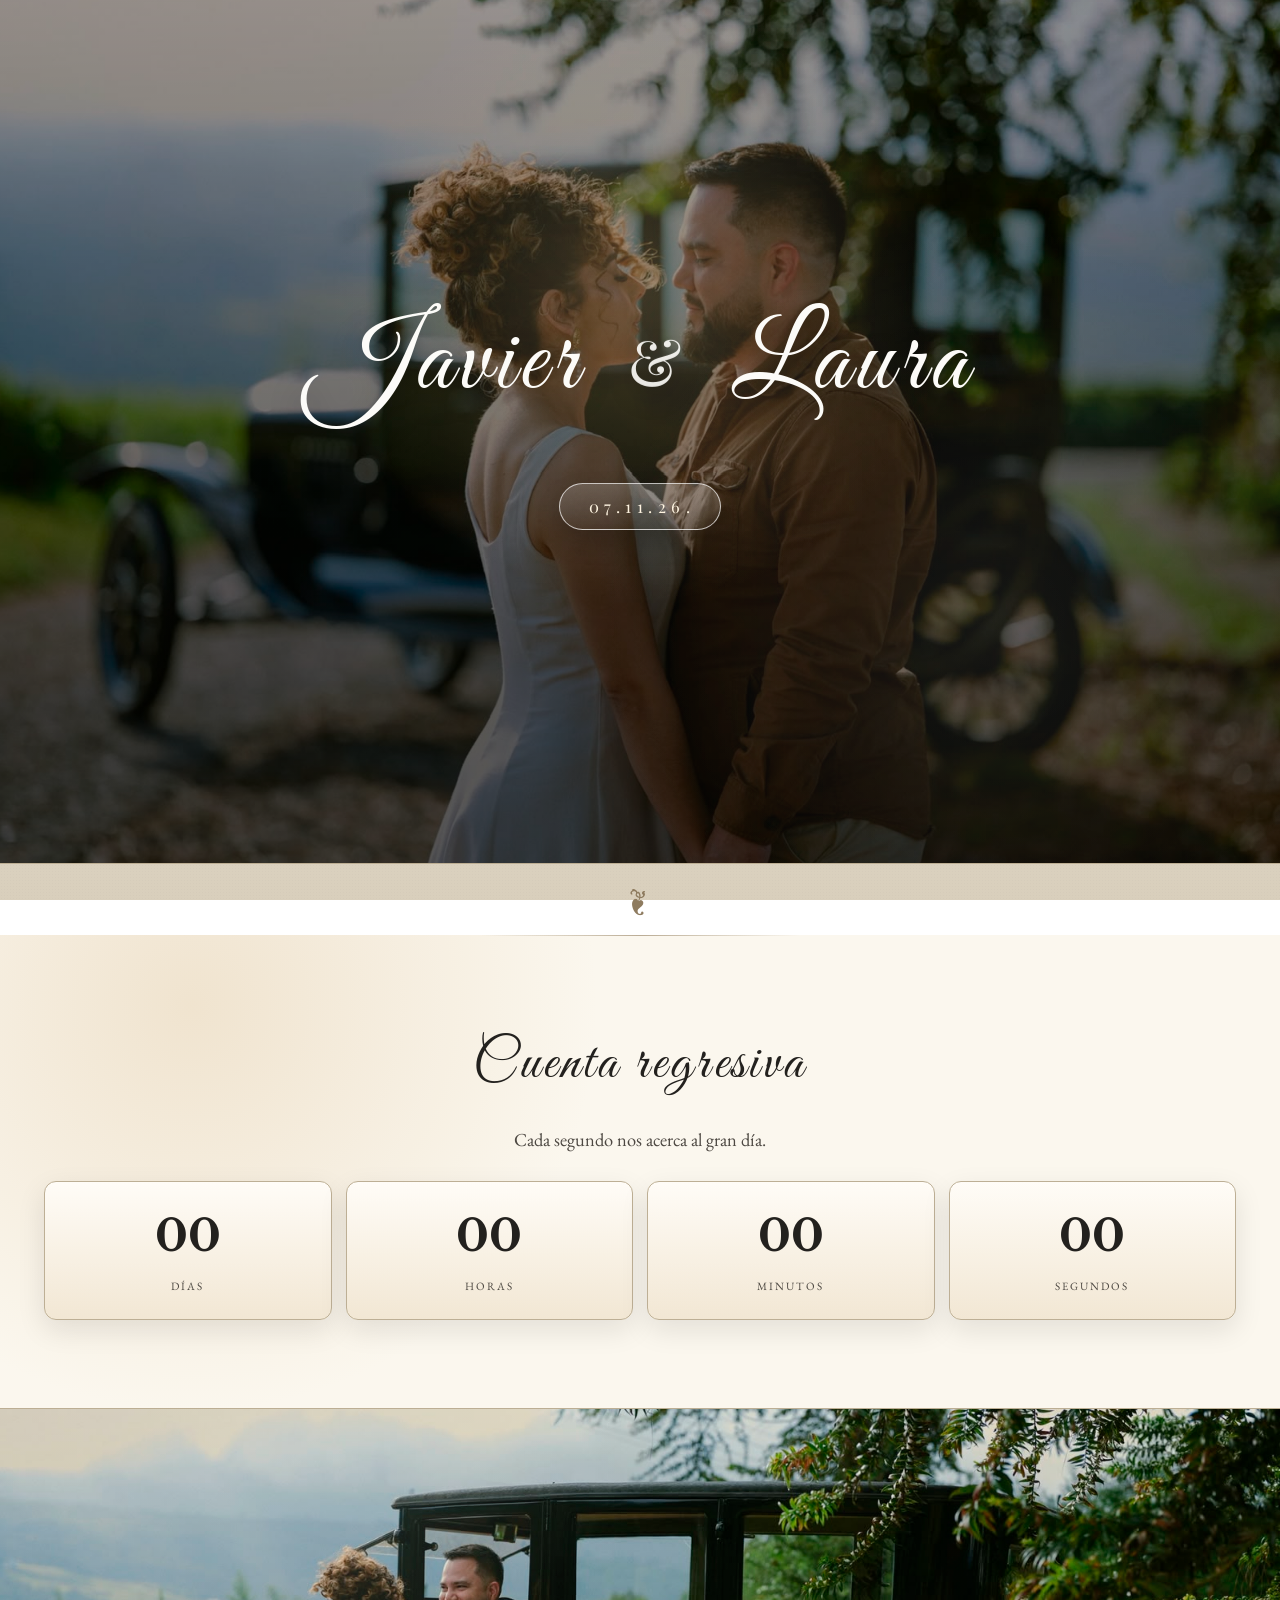
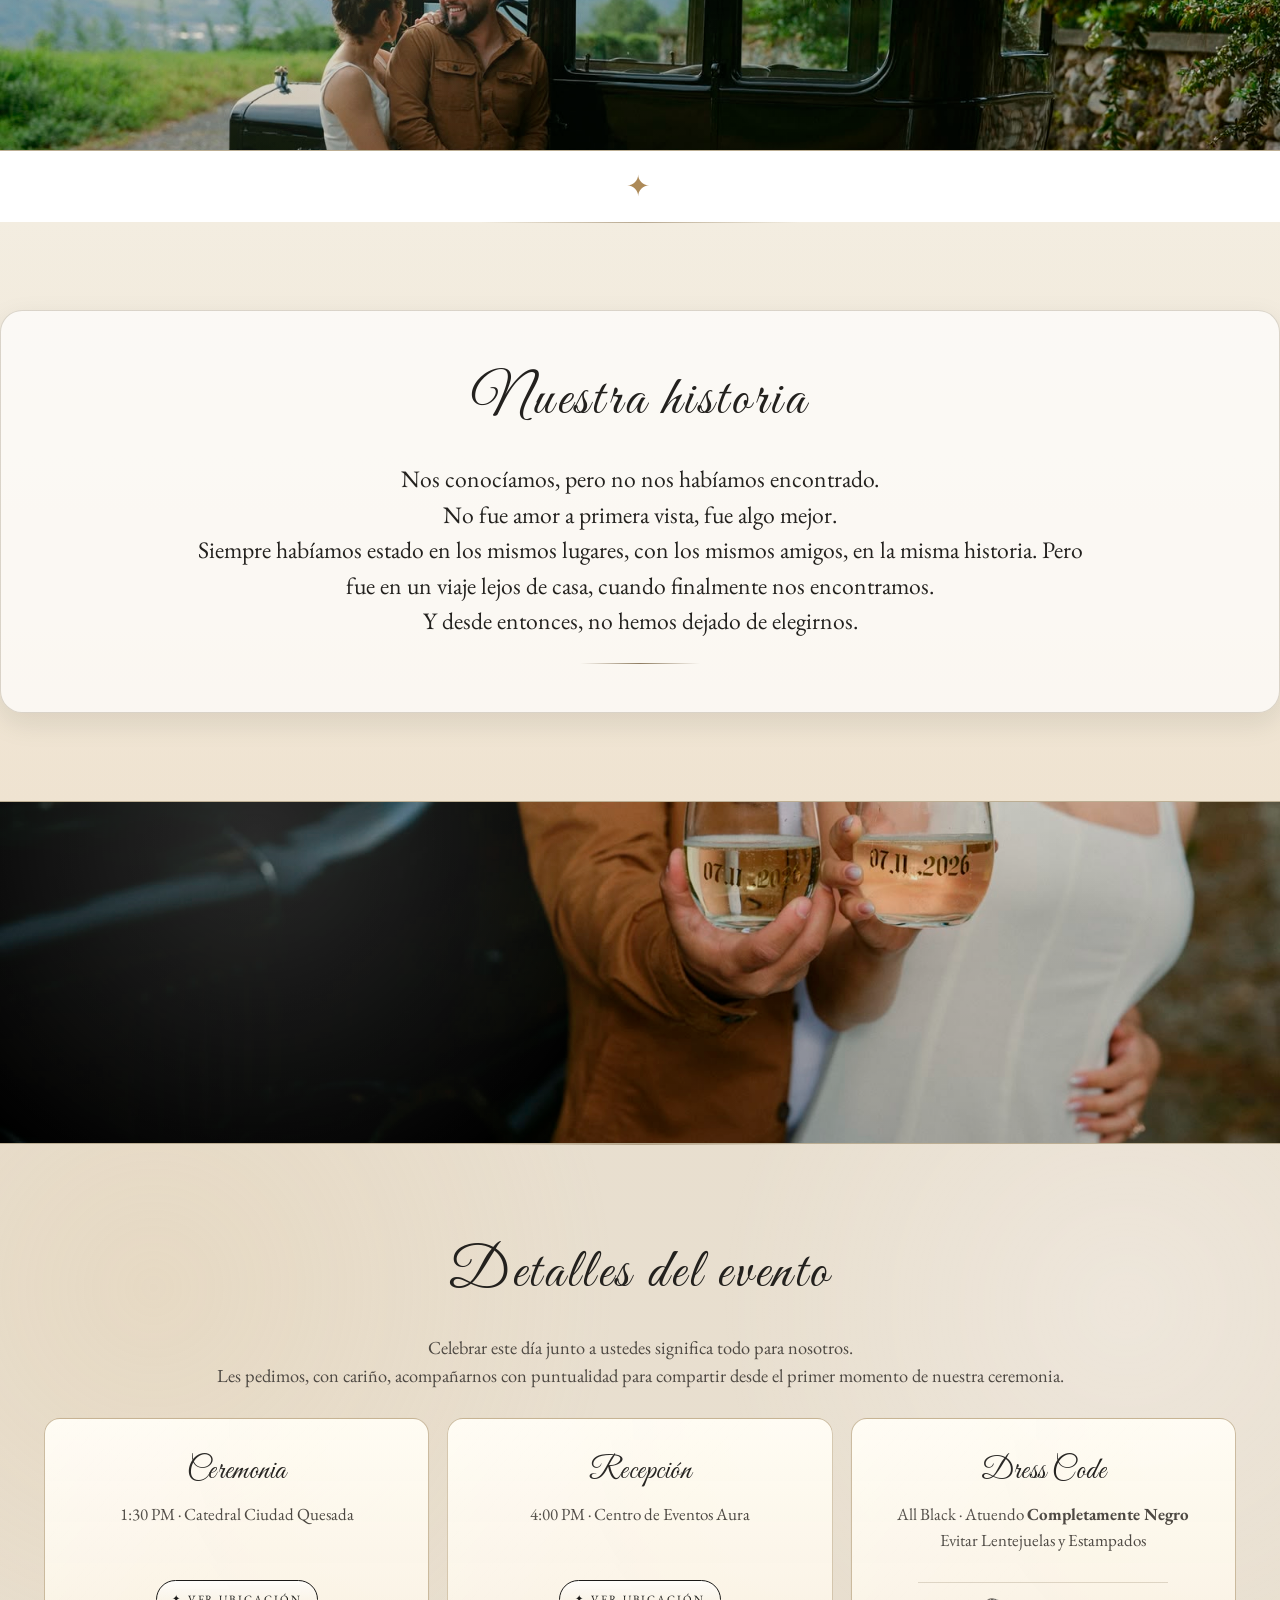
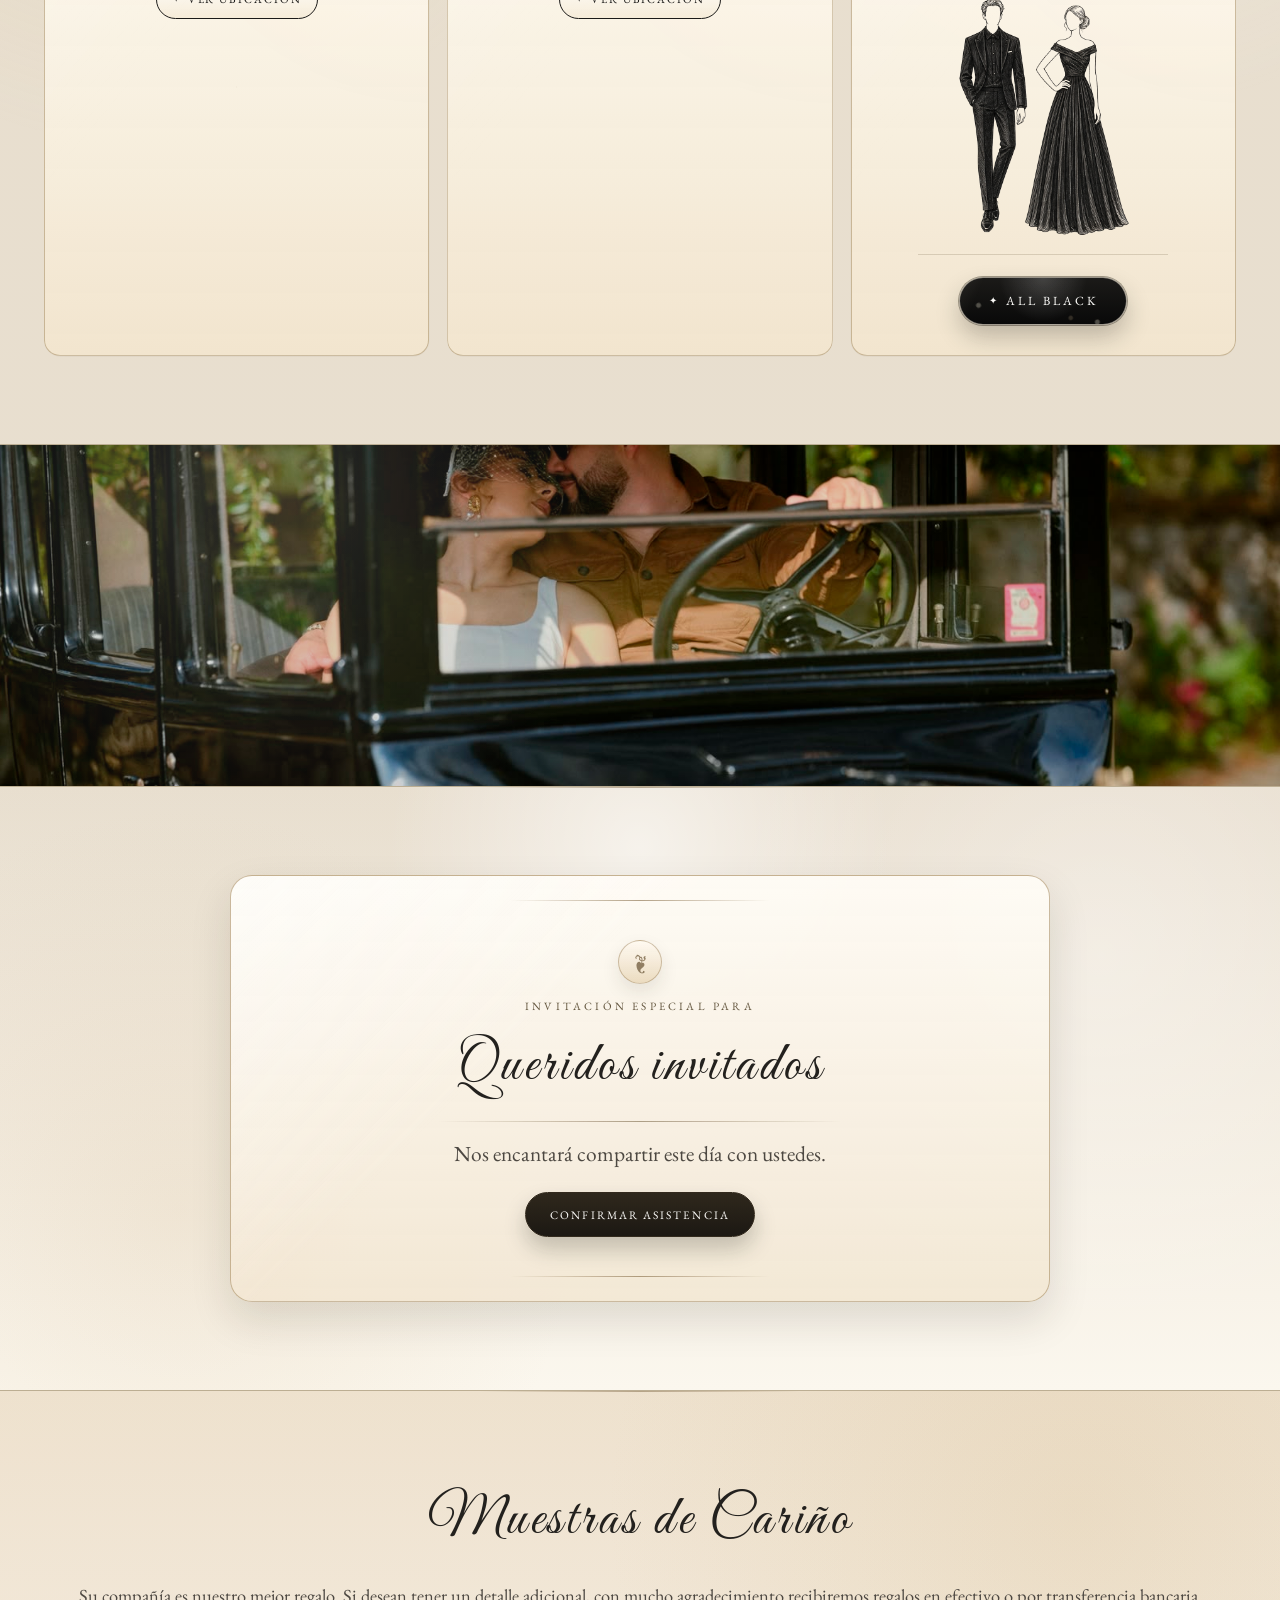
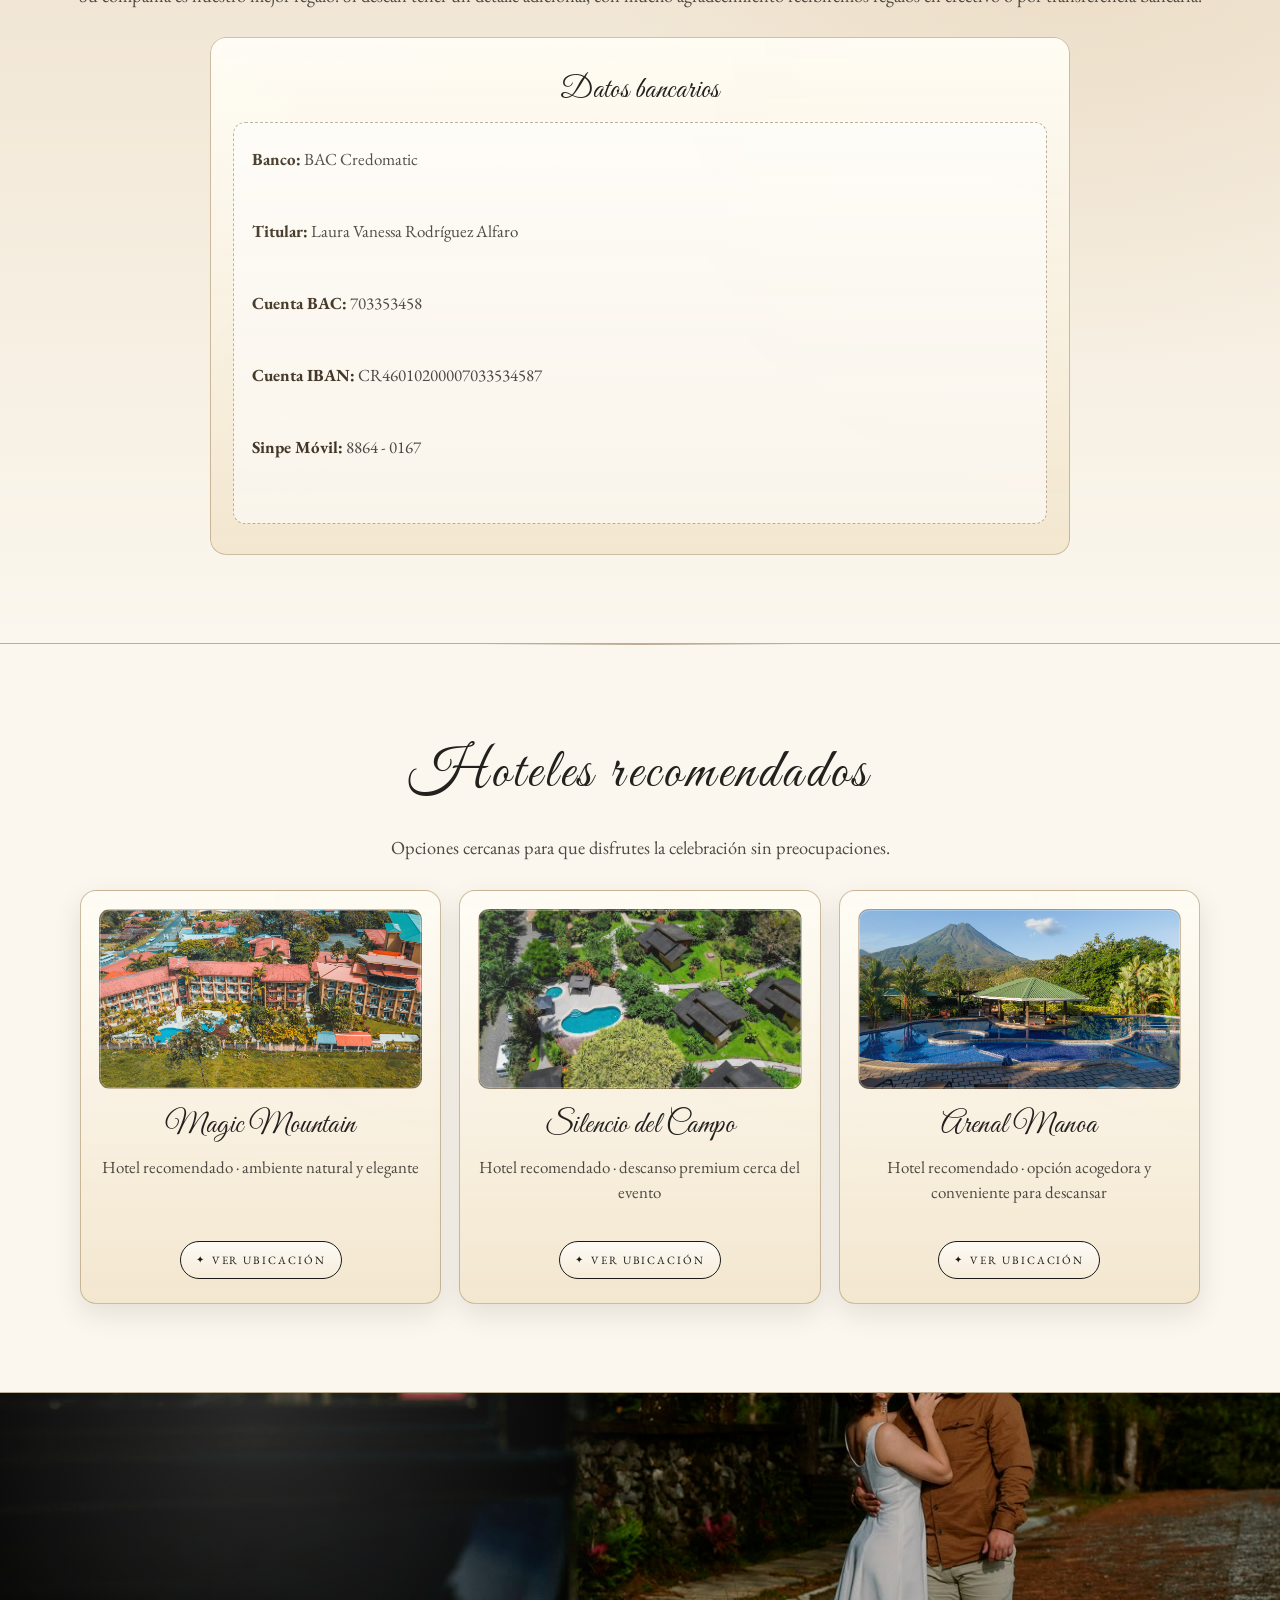
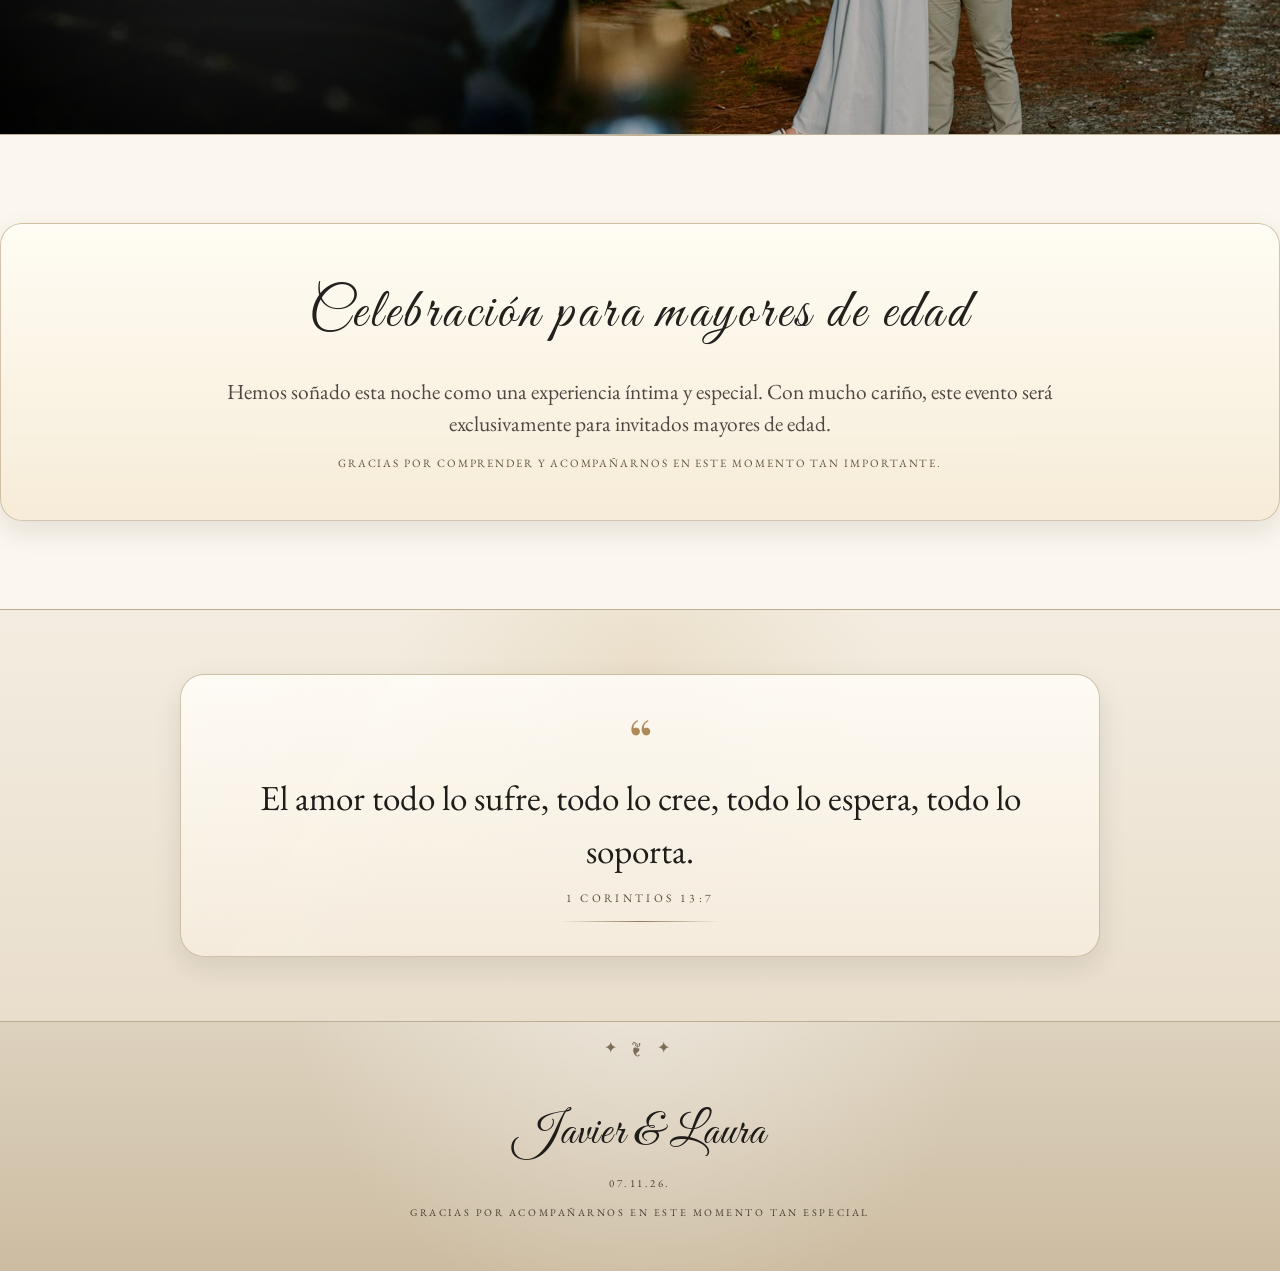
<file: index.html>
﻿<!doctype html>
<html lang="es">
  <head>
    <meta charset="UTF-8" />
    <meta name="viewport" content="width=device-width, initial-scale=1" />
    <title>Javier & Laura | Invitación de Boda</title>
    <link rel="preconnect" href="https://fonts.googleapis.com" />
    <link rel="preconnect" href="https://fonts.gstatic.com" crossorigin />
    <link
      href="https://fonts.googleapis.com/css2?family=Cormorant+Garamond:ital,wght@1,400;1,500;1,600&family=EB+Garamond:wght@400;500;600;700&family=Great+Vibes&family=Libre+Baskerville:wght@400;700&family=Playfair+Display:wght@400;500;600&display=swap"
      rel="stylesheet"
    />
    <link rel="stylesheet" href="styles.css" />
  </head>
  <body>
    <main class="site-shell">
      <section class="hero reveal">
        <div class="hero__image" aria-hidden="true"></div>
        <div class="hero__overlay" aria-hidden="true"></div>
        <div class="hero__glow" aria-hidden="true"></div>

        <div class="hero__inner">
          <!-- <p class="hero__eyebrow">Invitación de boda</p> -->
          <h1>
            <span>Javier</span>
            <br>
            <em>&amp;</em>
            <br>
            <span>Laura</span>
          </h1>
          <br>
          <br>
          <!-- <p class="hero__subtitle">Nos encantaría compartir este día contigo</p> -->
          <p class="hero__date">07.11.26.</p>
        </div>
      </section>

      <div class="ornament reveal" aria-hidden="true">❦</div>

      <section class="countdown section reveal" aria-label="Cuenta regresiva">
        <div class="section-wrap">
          <h2>Cuenta regresiva</h2>
          <p class="section-note">Cada segundo nos acerca al gran d&iacute;a.</p>
          <div class="countdown__grid" data-countdown data-date="2026-11-07T16:00:00">
            <article>
              <strong data-days>00</strong>
              <span>D&iacute;as</span>
            </article>
            <article>
              <strong data-hours>00</strong>
              <span>Horas</span>
            </article>
            <article>
              <strong data-minutes>00</strong>
              <span>Minutos</span>
            </article>
            <article>
              <strong data-seconds>00</strong>
              <span>Segundos</span>
            </article>
          </div>
        </div>
      </section>

      <section class="photo-band photo-band--vows reveal" aria-hidden="true"></section>

      <div class="ornament ornament--soft reveal" aria-hidden="true">✦</div>

      <section class="story section reveal">
        <div class="section-wrap story__panel">
          <h2>Nuestra historia</h2>
          <p>
            Nos conocíamos, pero no nos habíamos encontrado.<br>
            No fue amor a primera vista, fue algo mejor. <br> 
            Siempre habíamos estado en los mismos lugares, con los mismos amigos, en la misma historia. 
            Pero fue en un viaje lejos de casa, cuando finalmente nos encontramos. <br>
            Y desde entonces, no hemos dejado de elegirnos. 

          </p>
          <div class="story__line" aria-hidden="true"></div>
        </div>
      </section>

      <section class="photo-band photo-band--moments reveal" aria-hidden="true"></section>

      <section class="details section reveal">
        <div class="section-wrap">
          <h2>Detalles del evento</h2>
          <p class="section-note">Celebrar este día junto a ustedes significa todo para nosotros.<br>
            Les pedimos, con cariño, acompañarnos con puntualidad para compartir desde el primer momento de nuestra ceremonia.
          </p>
          <div class="cards">
            <article class="card">
              <h3>Ceremonia</h3>
              <p>1:30 PM · Catedral Ciudad Quesada</p>
              <a href="https://maps.app.goo.gl/go4KzJRvL7m3dEKN8" class="btn-link">Ver ubicación</a>
            </article>
            <article class="card">
              <h3>Recepción</h3>
              <p>4:00 PM · Centro de Eventos Aura</p>
              <a href="https://maps.app.goo.gl/mn47443eh8J12PxTA" class="btn-link">Ver ubicación</a>
            </article>
            <article class="card">
              <h3>Dress Code</h3>
              <p>All Black · Atuendo <strong>Completamente Negro</strong> <br>
              Evitar Lentejuelas y Estampados</p>
              <div class="dress-code__illustration" aria-hidden="true">
                <img src="assets/dress-code-formal.png" alt="" />
              </div>
              <a href="https://pin.it/45DjPrQuX" class="btn-link vestimenta">All Black</a>
            </article>
          </div>
        </div>
      </section>

      <section class="photo-band photo-band--kiss reveal" aria-hidden="true"></section>

      <!-- <section class="itinerary section reveal">
        <div class="section-wrap itinerary__wrap">
          <h2>Itinerario</h2>
          <p class="section-note itinerary__note">
            Cada momento tiene su magia y queremos celebrarlo junto a ti.
          </p>
          <div class="itinerary__list" aria-label="Cronograma del evento">
            <article class="itinerary__item">
              <p class="itinerary__time">4:00 PM</p>
              <div class="itinerary__card">
                <span class="itinerary__step" aria-hidden="true">01</span>
                <div class="itinerary__content">
                  <h3>Ceremonia</h3>
                  <p>Intercambio de votos</p>
                </div>
              </div>
            </article>
            <article class="itinerary__item">
              <p class="itinerary__time">5:00 PM</p>
              <div class="itinerary__card">
                <span class="itinerary__step" aria-hidden="true">02</span>
                <div class="itinerary__content">
                  <h3>Cóctel</h3>
                  <p>Brindis de bienvenida</p>
                </div>
              </div>
            </article>
            <article class="itinerary__item">
              <p class="itinerary__time">6:00 PM</p>
              <div class="itinerary__card">
                <span class="itinerary__step" aria-hidden="true">03</span>
                <div class="itinerary__content">
                  <h3>Recepción</h3>
                  <p>Entrada de los novios</p>
                </div>
              </div>
            </article>
            <article class="itinerary__item">
              <p class="itinerary__time">8:00 PM</p>
              <div class="itinerary__card">
                <span class="itinerary__step" aria-hidden="true">04</span>
                <div class="itinerary__content">
                  <h3>Cena</h3>
                  <p>Cena servida</p>
                </div>
              </div>
            </article>
            <article class="itinerary__item">
              <p class="itinerary__time">9:00 PM</p>
              <div class="itinerary__card">
                <span class="itinerary__step" aria-hidden="true">05</span>
                <div class="itinerary__content">
                  <h3>Fiesta</h3>
                  <p>Baile y celebración</p>
                </div>
              </div>
            </article>
          </div>
        </div>
      </section> -->

      <section class="guest section reveal" data-guest-section>
        <div class="section-wrap guest__panel">
          <span class="guest__ornament" aria-hidden="true">❦</span>
          <p class="guest__eyebrow">Invitación especial para</p>
          <h2 data-guest-name>Queridos invitados</h2>
          <p class="guest__passes" data-guest-passes></p>
          <a class="guest__rsvp-button" href="rsvp.html" data-guest-rsvp-button>Confirmar asistencia</a>
        </div>
      </section>

            <section class="gifts section reveal">
        <div class="section-wrap">
          <h2>Muestras de Cariño</h2>
          <p class="section-note">
            Su compañía es nuestro mejor regalo. Si desean tener un detalle adicional, con mucho
            agradecimiento recibiremos regalos en efectivo o por transferencia bancaria.
          </p>

          <article class="card gifts__card">
            <h3>Datos bancarios</h3>
            <div class="bank-details">
              <p><strong>Banco:</strong> BAC Credomatic</p>
              <p><strong>Titular:</strong> Laura Vanessa Rodríguez Alfaro</p>
              <p><strong>Cuenta BAC:</strong> 703353458</p>
              <p><strong>Cuenta IBAN:</strong> CR46010200007033534587</p>
              <p><strong>Sinpe Móvil:</strong> 8864 - 0167</p>
            </div>
          </article>
        </div>
      </section> 

      <section class="hotels section reveal">
        <div class="section-wrap">
          <h2>Hoteles recomendados</h2>
          <p class="section-note">Opciones cercanas para que disfrutes la celebraci&oacute;n sin preocupaciones.</p>
          <div class="cards cards--hotels">
            <article class="card card--hotel">
              <div class="hotel-thumb hotel-thumb--magic" aria-hidden="true"></div>
              <h3>Magic Mountain</h3>
              <p>Hotel recomendado · ambiente natural y elegante</p>
              <a href="https://maps.app.goo.gl/6Xu6mnpuLCiA8RCy8" class="btn-link">Ver ubicaci&oacute;n</a>
            </article>
            <article class="card card--hotel">
              <div class="hotel-thumb hotel-thumb--silencio" aria-hidden="true"></div>
              <h3>Silencio del Campo</h3>
              <p>Hotel recomendado · descanso premium cerca del evento</p>
              <a href="https://maps.app.goo.gl/o8DyDQqK9HB4BERe6" class="btn-link">Ver ubicaci&oacute;n</a>
            </article>
            <article class="card card--hotel">
              <div class="hotel-thumb hotel-thumb--nuevo" aria-hidden="true"></div>
              <h3>Arenal Manoa</h3>
              <p>Hotel recomendado · opción acogedora y conveniente para descansar</p>
              <a href="https://maps.app.goo.gl/bLyUWDHAPmQpXS9F9" class="btn-link">Ver ubicaci&oacute;n</a>
            </article>
          </div>
        </div>
      </section>

      <section class="photo-band photo-band--sunset reveal" aria-hidden="true"></section>

      <section class="adults-only section reveal">
        <div class="section-wrap adults-only__panel">
          <h2>Celebración para mayores de edad</h2>
          <p>
            Hemos soñado esta noche como una experiencia íntima y especial. Con mucho cariño,
            este evento será exclusivamente para invitados mayores de edad.
          </p>
          <p class="adults-only__note">Gracias por comprender y acompañarnos en este momento tan importante.</p>
        </div>
      </section>

      <!-- <div class="ornament reveal" aria-hidden="true">❧</div> -->

      <!-- <section class="gallery section reveal">
        <div class="section-wrap">
          <h2>Galería</h2>
          <div class="gallery__grid">
            <figure class="gallery__item"></figure>
            <figure class="gallery__item"></figure>
            <figure class="gallery__item"></figure>
            <figure class="gallery__item"></figure>
          </div>
        </div>
      </section> -->

      <!-- <section class="photo-band photo-band--final reveal" aria-hidden="true"></section> -->

      <!-- <section class="rsvp section reveal">
        <div class="section-wrap rsvp__panel">
          <h2>RSVP</h2>
          <p>Tu presencia es muy importante para nosotros. Confirma tu asistencia aquí.</p>
          <a href="#" class="btn-main" data-rsvp-link>
            <span>Confirmar asistencia</span>
          </a>
        </div>
      </section> -->

      <section class="quote reveal">
        <div class="section-wrap quote__card">
          <span class="quote__mark">&ldquo;</span>
          <p>El amor todo lo sufre, todo lo cree, todo lo espera, todo lo soporta.</p>
          <span class="quote__verse">1 Corintios 13:7</span>
          <div class="quote__line" aria-hidden="true"></div>
        </div>
      </section>

      <footer class="footer reveal">
        <div class="section-wrap footer__inner">
          <p>Javier &amp; Laura</p>
          <small>07.11.26.</small>
          <span>Gracias por acompañarnos en este momento tan especial</span>
        </div>
      </footer>
    </main>

    <script src="guests.js"></script>
    <script src="script.js"></script>
  </body>
</html>
</file>
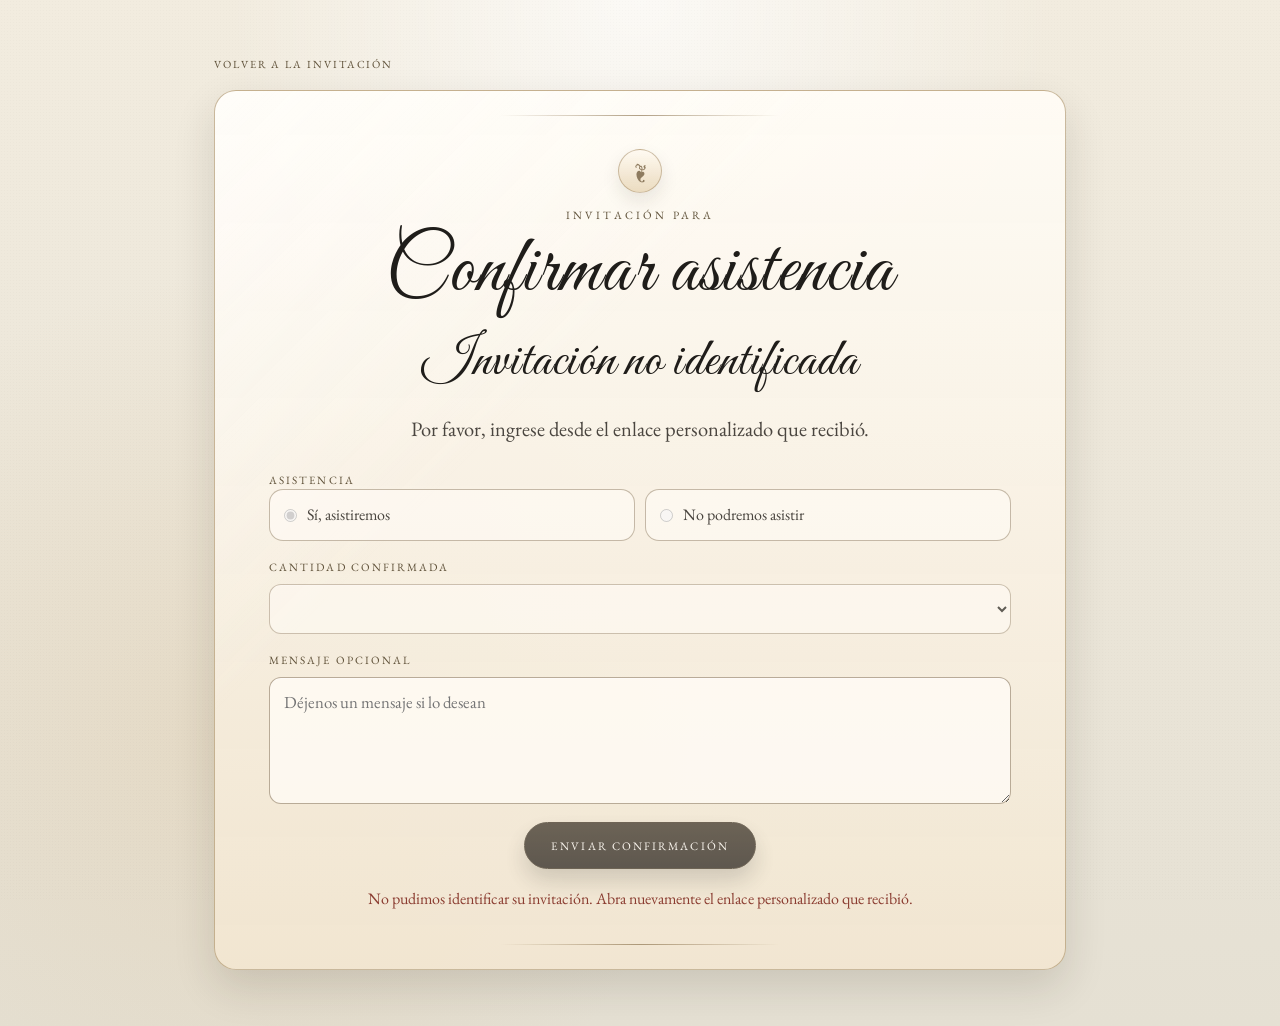
<file: rsvp.html>
<!doctype html>
<html lang="es">
  <head>
    <meta charset="UTF-8" />
    <meta name="viewport" content="width=device-width, initial-scale=1" />
    <title>Confirmar asistencia | Javier &amp; Laura</title>
    <link rel="preconnect" href="https://fonts.googleapis.com" />
    <link rel="preconnect" href="https://fonts.gstatic.com" crossorigin />
    <link
      href="https://fonts.googleapis.com/css2?family=Cormorant+Garamond:ital,wght@1,400;1,500;1,600&family=EB+Garamond:wght@400;500;600;700&family=Great+Vibes&family=Libre+Baskerville:wght@400;700&family=Playfair+Display:wght@400;500;600&display=swap"
      rel="stylesheet"
    />
    <link rel="stylesheet" href="styles.css" />
  </head>
  <body class="rsvp-page">
    <main class="rsvp-page__shell">
      <a class="rsvp-back-link" href="index.html" data-rsvp-back-link>Volver a la invitación</a>

      <section class="rsvp-card" aria-labelledby="rsvp-title">
        <span class="guest__ornament" aria-hidden="true">❦</span>
        <p class="guest__eyebrow">Invitación para</p>
        <h1 id="rsvp-title">Confirmar asistencia</h1>
        <h2 data-rsvp-guest-name>Queridos invitados</h2>
        <p class="rsvp-card__passes" data-rsvp-guest-passes>Nos encantará compartir este día con ustedes.</p>

        <form class="rsvp-form" data-rsvp-form>
          <input type="hidden" name="guestId" />
          <input type="hidden" name="guestName" />
          <input type="hidden" name="allowedPasses" />

          <fieldset class="rsvp-form__group">
            <legend class="rsvp-form__label">Asistencia</legend>
            <div class="rsvp-form__options">
              <label class="rsvp-form__option">
                <input type="radio" name="attending" value="Sí, asistiremos" data-attending-field checked />
                <span>Sí, asistiremos</span>
              </label>
              <label class="rsvp-form__option">
                <input type="radio" name="attending" value="No podremos asistir" data-attending-field />
                <span>No podremos asistir</span>
              </label>
            </div>
          </fieldset>

          <label class="rsvp-form__group">
            <span class="rsvp-form__label">Cantidad confirmada</span>
            <select class="rsvp-form__input" name="confirmedCount" data-confirmed-count></select>
          </label>

          <label class="rsvp-form__group">
            <span class="rsvp-form__label">Mensaje opcional</span>
            <textarea
              class="rsvp-form__textarea"
              name="message"
              rows="4"
              placeholder="Déjenos un mensaje si lo desean"
            ></textarea>
          </label>

          <button class="rsvp-form__submit" type="submit" data-rsvp-submit>Enviar confirmación</button>
          <p class="rsvp-form__status" data-rsvp-status role="status" aria-live="polite"></p>
        </form>
      </section>
    </main>

    <script src="guests.js"></script>
    <script src="rsvp.js"></script>
  </body>
</html>
</file>
<file: styles.css>
:root {
  --bg: #e5e0d3;
  --bg-soft: #f2ecdf;
  --paper: #fbf7ee;
  --paper-2: #f3ede0;
  --paper-3: #e8dece;
  --ink: #1f1d1a;
  --ink-soft: #4a453f;
  --line: #bcae93;
  --line-strong: #8e7b5f;
  --accent: #ad8a58;
  --accent-soft: #d9be93;
  --dark: #171614;
  --light: #fcfbf8;
  --shadow-soft: 0 10px 28px rgba(22, 18, 11, 0.1);
  --shadow-mid: 0 16px 36px rgba(22, 18, 11, 0.16);
  --grain: radial-gradient(rgba(74, 58, 31, 0.07) 0.45px, transparent 0.45px);
}

* {
  box-sizing: border-box;
  margin: 0;
  padding: 0;
}

html,
body {
  overflow-x: clip;
}

body {
  position: relative;
  font-family: "EB Garamond", serif;
  color: var(--ink);
  background:
    radial-gradient(circle at 12% 8%, rgba(255, 255, 255, 0.7), transparent 22%),
    radial-gradient(circle at 80% 12%, rgba(220, 193, 148, 0.26), transparent 28%),
    linear-gradient(180deg, var(--bg-soft) 0%, var(--bg) 60%, #d9cfbc 100%);
  background-attachment: scroll;
  line-height: 1.5;
}

body::before {
  content: "";
  position: fixed;
  inset: 0;
  pointer-events: none;
  background-image: var(--grain);
  background-size: 3px 3px;
  opacity: 0.28;
  z-index: 0;
}

.site-shell {
  position: relative;
  width: 100%;
  overflow-x: clip;
  z-index: 1;
}

.section-wrap {
  width: min(1320px, 100%);
  margin: 0 auto;
  padding-inline: clamp(16px, 4vw, 44px);
}

h1,
h2,
h3 {
  font-family: "Great Vibes", cursive;
  font-weight: 400;
  font-style: normal;
  letter-spacing: 0.015em;
}

.ornament {
  text-align: center;
  font-size: 1.8rem;
  color: var(--line-strong);
  padding: 14px 0;
  letter-spacing: 0.2rem;
}

.ornament--soft {
  color: var(--accent);
}

.hero {
  position: relative;
  min-height: 96vh;
  display: grid;
  align-items: center;
  overflow: hidden;
  border-bottom: 1px solid var(--line);
}

.hero__image,
.hero__overlay,
.hero__glow {
  position: absolute;
  inset: 0;
}

.hero__image {
  background: url("assets/L&PP5908.jpg") center 42% / cover no-repeat;
  /* filter: grayscale(100%) contrast(98%); */
  transform: scale(1.02);
}

.hero__overlay {
  background:
    linear-gradient(180deg, rgba(0, 0, 0, 0.25) 0%, rgba(0, 0, 0, 0.56) 82%),
    linear-gradient(90deg, rgba(0, 0, 0, 0.2), rgba(0, 0, 0, 0.16));
}

.hero__glow {
  background:
    radial-gradient(circle at 50% 34%, rgba(223, 194, 145, 0.26), transparent 36%),
    radial-gradient(circle at 78% 72%, rgba(255, 255, 255, 0.08), transparent 34%);
}

.hero__inner {
  position: relative;
  z-index: 2;
  text-align: center;
  color: var(--light);
  width: min(1200px, 100%);
  margin-inline: auto;
  padding: 72px 20px 88px;
}

.hero__eyebrow {
  text-transform: uppercase;
  letter-spacing: 0.42rem;
  font-size: 0.75rem;
  margin-bottom: 20px;
  opacity: 0.92;
}

.hero h1 {
  display: flex;
  align-items: center;
  justify-content: center;
  gap: clamp(0.5rem, 2vw, 1.4rem);
  font-size: clamp(3.2rem, 8.2vw, 7.6rem);
  line-height: 0.92;
  letter-spacing: 0.05em;
  text-shadow: 0 10px 32px rgba(0, 0, 0, 0.3);
}

.hero h1 em {
  font-style: normal;
  font-family: "Playfair Display", serif;
  font-size: clamp(2.8rem, 5vw, 4.6rem);
  opacity: 0.92;
  transform: translateY(-0.08em);
}

.hero__subtitle {
  margin-top: 18px;
  font-size: clamp(1.18rem, 1.8vw, 1.62rem);
  letter-spacing: 0.02em;
}

.hero__date {
  margin: 22px auto 0;
  width: fit-content;
  font-family: "Playfair Display", serif;
  letter-spacing: 0.34rem;
  font-size: clamp(0.88rem, 1.5vw, 1.04rem);
  color: #fff5e2;
  border: 1px solid rgba(255, 255, 255, 0.7);
  border-radius: 999px;
  background: linear-gradient(180deg, rgba(255, 255, 255, 0.19), rgba(255, 255, 255, 0.04));
  box-shadow: 0 12px 24px rgba(0, 0, 0, 0.2);
  padding: 10px 25px 10px 29px;
}

.hero__eyebrow,
.hero h1 span,
.hero h1 em,
.hero__subtitle,
.hero__date {
  animation-duration: 0.92s;
  animation-fill-mode: both;
  animation-timing-function: cubic-bezier(0.22, 1, 0.36, 1);
  will-change: opacity, transform, filter;
}

.hero__eyebrow {
  animation-name: heroTextIn;
  animation-delay: 0.16s;
}

.hero h1 span {
  animation-name: heroTextIn;
}

.hero h1 em {
  animation-name: heroAmpIn;
  animation-delay: 0.54s;
}

.hero__subtitle {
  animation-name: heroTextIn;
  animation-delay: 0.94s;
}

.hero__date {
  animation-name: heroTextIn;
  animation-delay: 1.12s;
}

.hero h1 span:nth-of-type(1) {
  animation-delay: 0.34s;
}

.hero h1 span:nth-of-type(2) {
  animation-delay: 0.74s;
}

@keyframes heroTextIn {
  0% {
    opacity: 0;
    transform: translateY(24px);
    filter: blur(3px);
  }
  100% {
    opacity: 1;
    transform: translateY(0);
    filter: blur(0);
  }
}

@keyframes heroAmpIn {
  0% {
    opacity: 0;
    transform: translateY(calc(-0.08em + 24px));
    filter: blur(3px);
  }
  100% {
    opacity: 0.92;
    transform: translateY(-0.08em);
    filter: blur(0);
  }
}

.quote {
  padding: 64px 0;
  border-bottom: 1px solid var(--line);
  background:
    radial-gradient(circle at 50% 15%, rgba(219, 198, 161, 0.34), transparent 34%),
    linear-gradient(180deg, #f3ede1 0%, #e9decc 100%);
}

.quote__card {
  text-align: center;
  max-width: 920px;
  background: linear-gradient(180deg, rgba(255, 252, 246, 0.9), rgba(245, 236, 220, 0.9));
  border: 1px solid rgba(176, 156, 123, 0.58);
  border-radius: 24px;
  box-shadow: var(--shadow-soft);
  position: relative;
  overflow: hidden;
  padding-top: 34px;
  padding-bottom: 34px;
}

.quote__card::before {
  content: "";
  position: absolute;
  inset: 0;
  pointer-events: none;
  background-image: linear-gradient(120deg, rgba(255, 255, 255, 0.22), transparent 40%), var(--grain);
  opacity: 0.35;
}

.quote__mark {
  display: block;
  font-family: "Playfair Display", serif;
  font-size: 3.8rem;
  line-height: 1;
  color: var(--accent);
}

.quote p {
  text-align: center;
  font-size: clamp(1.55rem, 3vw, 2.2rem);
  max-width: 780px;
  margin: 2px auto 12px;
}

.quote__verse {
  display: block;
  text-transform: uppercase;
  letter-spacing: 0.21rem;
  font-size: 0.72rem;
  color: #5a4f3e;
}

.quote__line {
  width: 160px;
  height: 1px;
  margin: 14px auto 0;
  background: linear-gradient(90deg, transparent, var(--line-strong), transparent);
}

.photo-band {
  position: relative;
  min-height: clamp(240px, 38vh, 420px);
  border-bottom: 1px solid var(--line);
  background-size: cover;
  background-repeat: no-repeat;
  background-position: center;
  overflow: hidden;
}

.photo-band::after {
  content: "";
  position: absolute;
  inset: 0;
  background:
    linear-gradient(180deg, rgba(0, 0, 0, 0.1), rgba(0, 0, 0, 0.18)),
    radial-gradient(circle at 20% 10%, rgba(255, 255, 255, 0.18), transparent 36%);
}

.photo-band--vows {
  background-image: url("assets/L&PP5974.jpg");
  background-position: center 32%;
}

.photo-band--moments {
  background-image: url("assets/L&PP5918.jpg");
  background-position: center 90%;
}

.photo-band--kiss {
  background-image: url("assets/L&PP5956.jpg");
  background-position: center 30%;
}

.photo-band--sunset {
  background-image: url("assets/L&PP5986.jpg");
  background-position: center 40%;
}

.photo-band--final {
  background-image: url("assets/L&P5971.jpg");
  background-position: center 50%;
}

.section {
  position: relative;
  padding: clamp(64px, 9vw, 88px) 0;
}

.section::before {
  content: "";
  position: absolute;
  top: 0;
  left: 50%;
  transform: translateX(-50%);
  width: min(320px, 62%);
  height: 1px;
  background: linear-gradient(90deg, transparent, rgba(132, 109, 74, 0.55), transparent);
}

.section::after {
  content: "";
  position: absolute;
  inset: 0;
  pointer-events: none;
  background-image: linear-gradient(rgba(255, 255, 255, 0.04), rgba(255, 255, 255, 0.04));
  opacity: 0.45;
}

.section h2 {
  text-align: center;
  font-size: clamp(2.3rem, 4.4vw, 3.9rem);
  margin-bottom: 18px;
  letter-spacing: 0.06em;
}

.section-note {
  text-align: center;
  font-size: 1.15rem;
  color: var(--ink-soft);
  margin-bottom: 28px;
}

.countdown {
  background:
    radial-gradient(circle at 15% 15%, rgba(222, 196, 154, 0.38), transparent 35%),
    var(--paper);
  border-bottom: 1px solid var(--line);
}

.countdown__grid {
  display: grid;
  grid-template-columns: repeat(4, minmax(150px, 1fr));
  gap: 14px;
}

.countdown__grid article {
  background: linear-gradient(180deg, #fffcf7, #f2e7d3);
  border: 1px solid var(--line);
  border-radius: 12px;
  text-align: center;
  padding: 22px 8px;
  box-shadow: var(--shadow-soft);
}

.countdown__grid strong {
  display: block;
  font-family: "Libre Baskerville", serif;
  font-size: clamp(1.85rem, 3.4vw, 3.12rem);
  margin-bottom: 3px;
}

.countdown__grid span {
  text-transform: uppercase;
  letter-spacing: 0.13rem;
  font-size: 0.7rem;
  color: var(--ink-soft);
}

.story {
  border-bottom: 1px solid var(--line);
  background: linear-gradient(180deg, var(--paper-2), #efe3d0);
}

.story__panel {
  background: rgba(255, 255, 255, 0.7);
  border: 1px solid rgba(184, 174, 155, 0.5);
  border-radius: 22px;
  box-shadow: var(--shadow-soft);
  padding-top: clamp(34px, 5vw, 48px);
  padding-bottom: clamp(34px, 5vw, 48px);
}

.story p {
  max-width: 900px;
  margin: 0 auto;
  text-align: center;
  font-size: clamp(1.2rem, 1.85vw, 1.52rem);
}

.story__line {
  width: 120px;
  height: 1px;
  margin: 24px auto 0;
  background: linear-gradient(90deg, transparent, var(--line-strong), transparent);
}

.guest {
  background:
    radial-gradient(circle at 50% 10%, rgba(255, 255, 255, 0.58), transparent 30%),
    radial-gradient(circle at 14% 70%, rgba(214, 185, 140, 0.2), transparent 34%),
    radial-gradient(circle at 86% 28%, rgba(255, 255, 255, 0.34), transparent 32%),
    linear-gradient(180deg, var(--paper-3), var(--paper));
  border-bottom: 1px solid var(--line);
}

.guest__panel {
  position: relative;
  max-width: 820px;
  text-align: center;
  overflow: hidden;
  border: 1px solid rgba(168, 142, 101, 0.62);
  border-radius: 22px;
  background:
    linear-gradient(135deg, rgba(255, 255, 255, 0.42), transparent 36%),
    linear-gradient(180deg, rgba(255, 252, 246, 0.92), rgba(242, 230, 209, 0.86));
  box-shadow: 0 18px 40px rgba(42, 32, 18, 0.13);
  padding-top: clamp(42px, 6vw, 64px);
  padding-bottom: clamp(42px, 6vw, 64px);
}

.guest__panel::before,
.guest__panel::after {
  content: "";
  position: absolute;
  left: 50%;
  width: min(260px, 58%);
  height: 1px;
  transform: translateX(-50%);
  background: linear-gradient(90deg, transparent, rgba(130, 103, 64, 0.62), transparent);
}

.guest__panel::before {
  top: 24px;
}

.guest__panel::after {
  bottom: 24px;
}

.guest__ornament {
  display: block;
  position: relative;
  z-index: 1;
  width: 44px;
  height: 44px;
  margin: 0 auto 14px;
  border: 1px solid rgba(150, 122, 82, 0.45);
  border-radius: 999px;
  background: linear-gradient(180deg, rgba(255, 250, 241, 0.94), rgba(232, 214, 183, 0.86));
  color: var(--line-strong);
  font-size: 1.28rem;
  line-height: 42px;
  box-shadow: 0 8px 18px rgba(51, 39, 22, 0.1);
}

.guest__eyebrow {
  position: relative;
  z-index: 1;
  margin-bottom: 10px;
  text-transform: uppercase;
  letter-spacing: 0.2rem;
  font-size: 0.7rem;
  color: #5f5139;
}

.guest [data-guest-name] {
  position: relative;
  z-index: 1;
  width: fit-content;
  max-width: 100%;
  margin-inline: auto;
  margin-bottom: 14px;
  padding: 0 18px 12px;
}

.guest [data-guest-name]::after {
  content: "";
  position: absolute;
  right: 0;
  bottom: 0;
  left: 0;
  height: 1px;
  background: linear-gradient(90deg, transparent, rgba(142, 123, 95, 0.72), transparent);
}

.guest__passes {
  position: relative;
  z-index: 1;
  max-width: 620px;
  margin: 0 auto;
  color: var(--ink-soft);
  font-size: clamp(1.12rem, 1.8vw, 1.34rem);
  line-height: 1.6;
}

.guest__rsvp-button {
  position: relative;
  z-index: 1;
  display: inline-flex;
  align-items: center;
  justify-content: center;
  margin-top: 22px;
  border: 1px solid #2f2619;
  border-radius: 999px;
  padding: 13px 24px;
  background: linear-gradient(180deg, #2b2418, #18140f);
  color: var(--light);
  text-decoration: none;
  text-transform: uppercase;
  letter-spacing: 0.13rem;
  font-size: 0.72rem;
  box-shadow: 0 12px 22px rgba(15, 15, 15, 0.22);
  transition: transform 0.25s ease, box-shadow 0.25s ease, background 0.25s ease;
}

.guest__rsvp-button:hover {
  transform: translateY(-2px);
  background: linear-gradient(180deg, #342b1c, #1b160f);
  box-shadow: 0 15px 28px rgba(15, 15, 15, 0.3);
}

.rsvp-page {
  min-height: 100vh;
  background:
    radial-gradient(circle at 50% 0%, rgba(255, 255, 255, 0.72), transparent 34%),
    radial-gradient(circle at 18% 72%, rgba(214, 185, 140, 0.24), transparent 36%),
    linear-gradient(180deg, var(--bg-soft), var(--bg));
}

.rsvp-page__shell {
  position: relative;
  z-index: 1;
  width: min(920px, 100%);
  min-height: 100vh;
  margin: 0 auto;
  padding: clamp(28px, 5vw, 56px) clamp(16px, 4vw, 34px);
  display: grid;
  align-content: center;
  gap: 18px;
}

.rsvp-back-link {
  width: fit-content;
  color: #5f5139;
  text-decoration: none;
  text-transform: uppercase;
  letter-spacing: 0.12rem;
  font-size: 0.68rem;
}

.rsvp-back-link:hover {
  color: var(--dark);
}

.rsvp-card {
  position: relative;
  overflow: hidden;
  border: 1px solid rgba(168, 142, 101, 0.62);
  border-radius: 22px;
  background:
    linear-gradient(135deg, rgba(255, 255, 255, 0.42), transparent 36%),
    linear-gradient(180deg, rgba(255, 252, 246, 0.94), rgba(242, 230, 209, 0.9));
  box-shadow: 0 18px 42px rgba(42, 32, 18, 0.14);
  text-align: center;
  padding: clamp(34px, 6vw, 58px) clamp(18px, 5vw, 54px);
}

.rsvp-card::before,
.rsvp-card::after {
  content: "";
  position: absolute;
  left: 50%;
  width: min(280px, 58%);
  height: 1px;
  transform: translateX(-50%);
  background: linear-gradient(90deg, transparent, rgba(130, 103, 64, 0.62), transparent);
}

.rsvp-card::before {
  top: 24px;
}

.rsvp-card::after {
  bottom: 24px;
}

.rsvp-card > * {
  position: relative;
  z-index: 1;
}

.rsvp-card h1 {
  font-size: clamp(2.8rem, 7vw, 5rem);
  line-height: 0.95;
  margin-bottom: 12px;
}

.rsvp-card h2 {
  font-size: clamp(2.1rem, 5vw, 3.4rem);
  margin-bottom: 10px;
}

.rsvp-card__passes {
  color: var(--ink-soft);
  font-size: clamp(1.08rem, 1.8vw, 1.28rem);
}

.rsvp-form {
  display: grid;
  gap: 18px;
  margin-top: 28px;
  text-align: left;
}

.rsvp-form__group {
  display: grid;
  gap: 8px;
  border: 0;
  min-width: 0;
}

.rsvp-form__label {
  text-transform: uppercase;
  letter-spacing: 0.13rem;
  font-size: 0.7rem;
  color: #5f5139;
}

.rsvp-form__input,
.rsvp-form__textarea {
  width: 100%;
  border: 1px solid rgba(142, 123, 95, 0.62);
  border-radius: 12px;
  background: rgba(255, 252, 246, 0.78);
  color: var(--ink);
  font: inherit;
  font-size: 1.05rem;
  padding: 12px 14px;
  box-shadow: inset 0 1px 0 rgba(255, 255, 255, 0.42);
}

.rsvp-form__textarea {
  resize: vertical;
  min-height: 110px;
}

.rsvp-form__options {
  display: grid;
  grid-template-columns: repeat(2, minmax(0, 1fr));
  gap: 10px;
}

.rsvp-form__option {
  display: flex;
  align-items: center;
  gap: 10px;
  border: 1px solid rgba(142, 123, 95, 0.5);
  border-radius: 14px;
  background: rgba(255, 252, 246, 0.58);
  color: var(--ink-soft);
  padding: 13px 14px;
}

.rsvp-form__option input {
  accent-color: var(--dark);
}

.rsvp-form__submit {
  justify-self: center;
  border: 1px solid #2f2619;
  border-radius: 999px;
  padding: 14px 26px;
  background: linear-gradient(180deg, #2b2418, #18140f);
  color: var(--light);
  text-transform: uppercase;
  letter-spacing: 0.13rem;
  font: inherit;
  font-size: 0.72rem;
  cursor: pointer;
  box-shadow: 0 12px 22px rgba(15, 15, 15, 0.22);
  transition: transform 0.25s ease, box-shadow 0.25s ease, opacity 0.25s ease;
}

.rsvp-form__submit:hover:not(:disabled) {
  transform: translateY(-2px);
  box-shadow: 0 15px 28px rgba(15, 15, 15, 0.3);
}

.rsvp-form__submit:disabled {
  cursor: default;
  opacity: 0.68;
}

.rsvp-form__status {
  min-height: 1.5em;
  text-align: center;
  color: var(--ink-soft);
  font-size: 1rem;
}

.rsvp-form__status[data-state="success"] {
  color: #3e5d38;
}

.rsvp-form__status[data-state="error"] {
  color: #8b3d31;
}

.details,
.itinerary,
.hotels,
.adults-only,
.gifts,
.gallery,
.rsvp {
  border-bottom: 1px solid var(--line);
}

.details,
.gallery {
  background:
    radial-gradient(circle at 12% 16%, rgba(224, 197, 154, 0.22), transparent 34%),
    radial-gradient(circle at 88% 18%, rgba(255, 255, 255, 0.26), transparent 30%),
    var(--paper-3);
}

.itinerary {
  background:
    radial-gradient(circle at 14% 12%, rgba(224, 197, 154, 0.24), transparent 35%),
    radial-gradient(circle at 88% 82%, rgba(255, 255, 255, 0.32), transparent 34%),
    linear-gradient(180deg, #f1e4cf 0%, #e8d9c1 100%);
}

.itinerary .section-wrap {
  max-width: 980px;
}

.itinerary h2 {
  color: #322818;
  font-family: "Playfair Display", serif;
  letter-spacing: 0.07em;
  margin-bottom: 10px;
}

.itinerary__note {
  color: #5e4f38;
  margin-bottom: 36px;
}

.itinerary__wrap {
  position: relative;
  padding-top: clamp(26px, 4vw, 36px);
  padding-bottom: clamp(26px, 4vw, 36px);
}

.itinerary__list {
  position: relative;
  width: min(760px, 100%);
  margin: 0 auto;
  display: grid;
  gap: 14px;
  padding: 6px 0;
}

.itinerary__list::before {
  content: "";
  position: absolute;
  left: 116px;
  top: 2px;
  bottom: 2px;
  width: 1px;
  background: linear-gradient(
    180deg,
    transparent,
    rgba(125, 102, 71, 0.55) 12%,
    rgba(125, 102, 71, 0.35) 88%,
    transparent
  );
}

.itinerary__item {
  position: relative;
  display: grid;
  grid-template-columns: 102px 1fr;
  gap: 24px;
  align-items: center;
  margin: 0;
  min-height: 88px;
  opacity: 0;
  transform: translateY(22px);
  filter: blur(2px);
  transition: opacity 0.6s ease, transform 0.6s cubic-bezier(0.22, 1, 0.36, 1), filter 0.6s ease;
}

.itinerary__item::before {
  content: "";
  position: absolute;
  left: 111px;
  width: 12px;
  height: 12px;
  border-radius: 999px;
  background: #fdf9f1;
  border: 1px solid rgba(122, 99, 67, 0.6);
  box-shadow: 0 0 0 6px rgba(249, 239, 220, 0.7);
}

.itinerary__time {
  justify-self: end;
  text-transform: uppercase;
  letter-spacing: 0.12rem;
  font-size: 0.78rem;
  font-weight: 600;
  color: #654f2f;
  padding-right: 6px;
}

.itinerary__card {
  position: relative;
  display: flex;
  align-items: center;
  gap: 18px;
  padding: 16px 18px 16px 22px;
  border: 1px solid rgba(153, 126, 88, 0.45);
  border-radius: 16px;
  background: linear-gradient(180deg, rgba(255, 252, 246, 0.94), rgba(244, 231, 208, 0.9));
  box-shadow: 0 12px 22px rgba(33, 24, 13, 0.12);
  overflow: hidden;
}

.itinerary__card::after {
  content: "";
  position: absolute;
  inset: 0;
  pointer-events: none;
  background-image: linear-gradient(115deg, rgba(255, 255, 255, 0.22), transparent 45%), var(--grain);
  opacity: 0.26;
}

.itinerary__step {
  width: 42px;
  height: 42px;
  flex-shrink: 0;
  display: grid;
  place-items: center;
  border-radius: 999px;
  border: 1px solid rgba(117, 94, 63, 0.5);
  background: linear-gradient(180deg, #f9eed9, #ecd7b4);
  font-family: "Libre Baskerville", serif;
  letter-spacing: 0.04rem;
  font-size: 0.82rem;
  color: #4d3920;
}

.itinerary__content h3 {
  color: #2f2518;
  letter-spacing: 0.05em;
  text-transform: uppercase;
  font-size: clamp(1.3rem, 2.9vw, 1.7rem);
  margin-bottom: 3px;
}

.itinerary__content p {
  color: #6e5a3c;
  letter-spacing: 0.03rem;
  text-transform: none;
  font-size: clamp(0.95rem, 1.5vw, 1.03rem);
}

.itinerary.reveal.is-visible .itinerary__item {
  opacity: 1;
  transform: translateY(0);
  filter: blur(0);
}

.itinerary.reveal.is-visible .itinerary__item:nth-child(1) {
  transition-delay: 0.08s;
}

.itinerary.reveal.is-visible .itinerary__item:nth-child(2) {
  transition-delay: 0.2s;
}

.itinerary.reveal.is-visible .itinerary__item:nth-child(3) {
  transition-delay: 0.32s;
}

.itinerary.reveal.is-visible .itinerary__item:nth-child(4) {
  transition-delay: 0.44s;
}

.itinerary.reveal.is-visible .itinerary__item:nth-child(5) {
  transition-delay: 0.56s;
}

.no-motion .itinerary__item {
  opacity: 1;
  transform: none;
  filter: none;
  transition: none;
}

.hotels,
.adults-only,
.rsvp {
  background: var(--paper);
}

.gifts {
  background:
    radial-gradient(circle at 84% 14%, rgba(214, 185, 140, 0.22), transparent 36%),
    linear-gradient(180deg, #eee1cd, var(--paper));
}

.adults-only__panel {
  text-align: center;
  background: linear-gradient(180deg, rgba(255, 252, 244, 0.95), rgba(245, 234, 212, 0.88));
  border: 1px solid rgba(177, 154, 116, 0.56);
  border-radius: 22px;
  box-shadow: var(--shadow-soft);
  padding-top: clamp(32px, 5vw, 48px);
  padding-bottom: clamp(32px, 5vw, 48px);
}

.adults-only__panel p {
  max-width: 880px;
  margin: 0 auto;
  text-align: center;
  font-size: clamp(1.12rem, 1.7vw, 1.34rem);
  color: var(--ink-soft);
}

.adults-only__note {
  margin-top: 16px !important;
  text-transform: uppercase;
  letter-spacing: 0.12rem;
  font-size: 0.7rem !important;
  color: #5f5139 !important;
}

.gifts__card {
  max-width: 860px;
  margin: 0 auto;
  border-radius: 20px;
}

.bank-details {
  margin-top: 8px;
  padding: 16px 18px;
  border: 1px dashed rgba(133, 111, 79, 0.54);
  border-radius: 12px;
  background: rgba(255, 255, 255, 0.55);
}

.bank-details p {
  min-height: auto;
  margin: 8px 0;
  text-align: left;
  font-size: 1rem;
}

.bank-details strong {
  color: #3d3120;
}

.cards {
  display: grid;
  grid-template-columns: repeat(3, minmax(220px, 1fr));
  gap: 18px;
}

.cards--hotels {
  grid-template-columns: repeat(3, minmax(220px, 1fr));
  max-width: 1120px;
  margin: 0 auto;
}

.card {
  border: 1px solid rgba(177, 154, 116, 0.66);
  border-radius: 16px;
  padding: 30px 22px;
  text-align: center;
  background:
    linear-gradient(180deg, rgba(255, 252, 244, 0.98), rgba(242, 229, 205, 0.93)),
    radial-gradient(circle at top right, rgba(221, 188, 132, 0.24), transparent 52%);
  box-shadow: var(--shadow-soft);
  position: relative;
  overflow: hidden;
  transition: transform 0.25s ease, box-shadow 0.25s ease;
}

.card::before {
  content: "";
  position: absolute;
  inset: 0;
  pointer-events: none;
  background-image: linear-gradient(130deg, rgba(255, 255, 255, 0.3), transparent 38%), var(--grain);
  opacity: 0.35;
}

.card:hover {
  transform: translateY(-4px);
  box-shadow: var(--shadow-mid);
}

.card h3 {
  font-size: 1.9rem;
  margin-bottom: 8px;
}

.card p {
  font-size: 1.06rem;
  color: var(--ink-soft);
  min-height: 64px;
}

.card--hotel {
  padding: 18px 18px 24px;
}

.card--hotel h3 {
  margin-bottom: 6px;
}

.card--hotel p {
  min-height: 72px;
}

.hotel-thumb {
  width: 100%;
  height: 180px;
  margin: 0 auto 14px;
  border-radius: 11px;
  border: 1px solid rgba(149, 123, 86, 0.5);
  box-shadow: inset 0 0 0 1px rgba(255, 255, 255, 0.26);
  background-size: cover;
  background-repeat: no-repeat;
  background-position: center;
}

.hotel-thumb--magic {
  background-image: url("assets/MagicMountain.png");
}

.hotel-thumb--silencio {
  background-image: url("assets/Silencio\ del\ Campo.png");
}

.hotel-thumb--nuevo {
  background-image: url("assets/ArenalManoa.png");
}

.btn-link,
.btn-main {
  display: inline-flex;
  align-items: center;
  justify-content: center;
  gap: 6px;
  margin-top: 14px;
  border: 1px solid var(--dark);
  text-decoration: none;
  text-transform: uppercase;
  letter-spacing: 0.12rem;
  font-size: 0.7rem;
  transition: all 0.25s ease;
}

.dress-code__illustration {
  display: grid;
  place-items: center;
  width: min(250px, 100%);
  margin: 16px auto 8px;
  padding: 10px 0 6px;
  border-top: 1px solid rgba(142, 123, 95, 0.28);
  border-bottom: 1px solid rgba(142, 123, 95, 0.28);
}

.dress-code__illustration img {
  display: block;
  width: min(220px, 100%);
  height: auto;
  border-radius: 10px;
}

.btn-main {
  display: inline-flex;
  align-items: center;
  justify-content: center;
  gap: 6px;
  margin-top: 14px;
  border: 1px solid var(--dark);
  text-decoration: none;
  text-transform: uppercase;
  letter-spacing: 0.12rem;
  font-size: 0.7rem;
  transition: all 0.25s ease;
}

.btn-link::after,
.btn-main::after {
  font-size: 0.95rem;
  transform: translateY(-0.02em);
}

.btn-link {
  padding: 10px 15px;
  color: var(--dark);
  background: linear-gradient(180deg, #ffffffc9, #f6ecd8);
  border-radius: 999px;
}

.btn-link.vestimenta {
  position: relative;
  overflow: hidden;
  min-width: 168px;
  padding: 14px 24px;
  border-color: rgba(255, 245, 226, 0.58);
  background:
    radial-gradient(circle at 50% 0%, rgba(255, 255, 255, 0.18), transparent 46%),
    linear-gradient(180deg, #171614, #050505);
  color: var(--light);
  letter-spacing: 0.18rem;
  font-size: 0.78rem;
  box-shadow:
    0 12px 24px rgba(15, 15, 15, 0.24),
    0 0 0 1px rgba(47, 38, 25, 0.42);
  animation: dressCodePulse 3s ease-in-out infinite;
}

.btn-link.vestimenta::after {
  content: "";
  position: absolute;
  inset: -40% -55%;
  pointer-events: none;
  background:
    radial-gradient(circle, rgba(255, 246, 224, 0.68) 0 2px, transparent 3px),
    radial-gradient(circle, rgba(217, 190, 147, 0.46) 0 1.5px, transparent 3px),
    linear-gradient(105deg, transparent 38%, rgba(255, 246, 224, 0.2) 48%, transparent 58%);
  background-position: 12% 42%, 38% 62%, 0 0;
  background-size: 120px 80px, 150px 90px, 100% 100%;
  opacity: 0.42;
  transform: translateX(-28%) rotate(8deg);
  animation: dressCodeSparkle 4.8s ease-in-out infinite;
}

.btn-link.vestimenta:hover {
  background:
    radial-gradient(circle at 50% 0%, rgba(255, 255, 255, 0.24), transparent 48%),
    linear-gradient(180deg, #211d17, #080808);
  color: var(--light);
  transform: translateY(-2px);
  box-shadow:
    0 16px 30px rgba(15, 15, 15, 0.3),
    0 0 18px rgba(173, 138, 88, 0.28);
}

@keyframes dressCodePulse {
  0%,
  100% {
    box-shadow:
      0 12px 24px rgba(15, 15, 15, 0.24),
      0 0 0 1px rgba(47, 38, 25, 0.42);
  }
  50% {
    box-shadow:
      0 14px 28px rgba(15, 15, 15, 0.28),
      0 0 16px rgba(173, 138, 88, 0.26);
  }
}

@keyframes dressCodeSparkle {
  0%,
  100% {
    opacity: 0.18;
    transform: translateX(-34%) rotate(8deg);
  }
  45% {
    opacity: 0.5;
  }
  70% {
    opacity: 0.32;
    transform: translateX(34%) rotate(8deg);
  }
}

.btn-link::before {
  content: "✦";
  font-size: 0.62rem;
}

.btn-main {
  padding: 16px 30px;
  color: var(--light);
  background: linear-gradient(180deg, #2b2418, #18140f);
  border-radius: 999px;
  border-color: #2f2619;
  box-shadow: 0 12px 22px rgba(15, 15, 15, 0.28);
}

.btn-main span {
  font-size: 0.72rem;
}

.btn-main small {
  font-size: 0.58rem;
  letter-spacing: 0.1rem;
  opacity: 0.82;
}

.btn-link:hover {
  background: linear-gradient(180deg, #2e2518, #1b160f);
  color: var(--light);
}

.btn-main:hover {
  transform: translateY(-2px);
  box-shadow: 0 15px 28px rgba(15, 15, 15, 0.34);
}

.gallery__grid {
  display: grid;
  grid-template-columns: repeat(4, minmax(170px, 1fr));
  gap: 12px;
}

.gallery__item {
  min-height: 320px;
  border: 1px solid #998f7e;
  border-radius: 12px;
  overflow: hidden;
  filter: grayscale(100%);
  box-shadow: var(--shadow-soft);
  transition: transform 0.3s ease, filter 0.3s ease, box-shadow 0.3s ease;
}

.gallery__item:hover {
  transform: translateY(-5px);
  filter: grayscale(64%);
  box-shadow: var(--shadow-mid);
}

.gallery__item.is-active {
  transform: scale(1.06);
  filter: grayscale(0%);
  box-shadow: var(--shadow-mid);
}

.gallery__item:nth-child(1) {
  background-image: url("assets/L&P5972.jpg");
  background-size: cover;
  background-repeat: no-repeat;
  background-position: center 90%;
}

.gallery__item:nth-child(2) {
  background-image: url("assets/L&P5905.jpg");
  background-size: cover;
  background-repeat: no-repeat;
  background-position: center 90%;
}

.gallery__item:nth-child(3) {
  background-image: url("assets/L&P5922.jpg");
  background-size: cover;
  background-repeat: no-repeat;
  background-position: center 90%;
}

.gallery__item:nth-child(4) {
  background-image: url("assets/L&P5933.jpg");
  background-size: cover;
  background-repeat: no-repeat;
  background-position: center 50%;
}

.rsvp__panel {
  text-align: center;
  background: linear-gradient(180deg, rgba(255, 255, 255, 0.74), rgba(235, 216, 183, 0.64));
  border: 1px solid rgba(181, 152, 103, 0.56);
  border-radius: 24px;
  box-shadow: var(--shadow-soft);
  position: relative;
  overflow: hidden;
  padding-top: clamp(36px, 5vw, 52px);
  padding-bottom: clamp(36px, 5vw, 52px);
}

.rsvp__panel::before {
  content: "";
  position: absolute;
  inset: 0;
  pointer-events: none;
  background-image: linear-gradient(115deg, rgba(255, 255, 255, 0.28), transparent 45%), var(--grain);
  opacity: 0.25;
}

.rsvp p {
  max-width: 800px;
  margin: 0 auto;
  font-size: clamp(1.16rem, 1.8vw, 1.42rem);
  color: var(--ink-soft);
}

.footer {
  background:
    radial-gradient(circle at 50% -20%, rgba(255, 255, 255, 0.42), transparent 50%),
    linear-gradient(180deg, #ddd2be, #ccbca1);
}

.footer::before {
  content: "✦  ❦  ✦";
  display: block;
  text-align: center;
  color: rgba(85, 69, 45, 0.74);
  letter-spacing: 0.4rem;
  padding-top: 14px;
}

.footer__inner {
  text-align: center;
  padding-top: 40px;
  padding-bottom: 50px;
}

.footer p {
  font-family: "Great Vibes", cursive;
  font-weight: 400;
  letter-spacing: 0.015em;
  font-size: clamp(2rem, 4vw, 2.8rem);
}

.footer small,
.footer span {
  display: block;
  text-transform: uppercase;
  letter-spacing: 0.16rem;
  color: #4a4032;
}

.footer small {
  margin-top: 8px;
  font-size: 0.68rem;
}

.footer span {
  margin-top: 14px;
  font-size: 0.64rem;
}

.reveal {
  opacity: 0;
  transform: translateY(24px);
  transition: opacity 0.65s ease, transform 0.65s ease;
}

.reveal.is-visible {
  opacity: 1;
  transform: translateY(0);
}

.section.reveal h2,
.section.reveal .section-note,
.story.reveal .story__panel p,
.adults-only.reveal .adults-only__panel p,
.rsvp.reveal .rsvp__panel p,
.quote.reveal .quote__card p,
.quote.reveal .quote__verse {
  opacity: 0;
  transform: translateY(18px);
  filter: blur(2px);
  transition:
    opacity 0.72s ease,
    transform 0.72s cubic-bezier(0.22, 1, 0.36, 1),
    filter 0.72s ease;
}

.section.reveal.is-visible h2,
.section.reveal.is-visible .section-note,
.story.reveal.is-visible .story__panel p,
.adults-only.reveal.is-visible .adults-only__panel p,
.rsvp.reveal.is-visible .rsvp__panel p,
.quote.reveal.is-visible .quote__card p,
.quote.reveal.is-visible .quote__verse {
  opacity: 1;
  transform: translateY(0);
  filter: blur(0);
}

.section.reveal.is-visible h2 {
  transition-delay: 0.06s;
}

.section.reveal.is-visible .section-note {
  transition-delay: 0.16s;
}

.story.reveal.is-visible .story__panel p,
.adults-only.reveal.is-visible .adults-only__panel p,
.rsvp.reveal.is-visible .rsvp__panel p,
.quote.reveal.is-visible .quote__card p {
  transition-delay: 0.22s;
}

.quote.reveal.is-visible .quote__verse {
  transition-delay: 0.32s;
}

.details.reveal .cards > .card,
.gifts.reveal .gifts__card {
  opacity: 0;
  filter: blur(2px);
  clip-path: inset(8% 0 0 0 round 16px);
  transition:
    opacity 0.78s ease,
    filter 0.78s ease,
    clip-path 0.78s cubic-bezier(0.22, 1, 0.36, 1),
    box-shadow 0.25s ease;
  transition-delay:
    var(--panel-delay, 0s),
    var(--panel-delay, 0s),
    var(--panel-delay, 0s),
    0s;
}

.guest.reveal .guest__panel,
.adults-only.reveal .adults-only__panel,
.rsvp.reveal .rsvp__panel,
.quote.reveal .quote__card,
.footer.reveal .footer__inner {
  opacity: 0;
  transform: translateY(20px) scale(0.99);
  filter: blur(2px);
  transition:
    opacity 0.78s ease,
    transform 0.78s cubic-bezier(0.22, 1, 0.36, 1),
    filter 0.78s ease;
}

.details.reveal.is-visible .cards > .card,
.gifts.reveal.is-visible .gifts__card {
  opacity: 1;
  filter: blur(0);
  clip-path: inset(0 0 0 0 round 16px);
}

.guest.reveal.is-visible .guest__panel,
.adults-only.reveal.is-visible .adults-only__panel,
.rsvp.reveal.is-visible .rsvp__panel,
.quote.reveal.is-visible .quote__card,
.footer.reveal.is-visible .footer__inner {
  opacity: 1;
  transform: translateY(0) scale(1);
  filter: blur(0);
}

.details.reveal.is-visible .cards > .card:nth-child(1) {
  --panel-delay: 0.08s;
}

.details.reveal.is-visible .cards > .card:nth-child(2) {
  --panel-delay: 0.2s;
}

.details.reveal.is-visible .cards > .card:nth-child(3) {
  --panel-delay: 0.32s;
}

.guest.reveal.is-visible .guest__panel,
.footer.reveal.is-visible .footer__inner {
  transition-delay: 0.12s;
}

.details.reveal.is-visible .dress-code__illustration img {
  animation: dressCodeFloat 6s ease-in-out 0.8s infinite;
}

@keyframes dressCodeFloat {
  0%,
  100% {
    transform: translateY(0);
  }

  50% {
    transform: translateY(-3px);
  }
}

.hotels .cards--hotels .card.reveal-card {
  opacity: 0;
  transform: translateY(24px) scale(0.985);
  filter: blur(2px);
  transition:
    opacity 0.7s ease,
    transform 0.7s cubic-bezier(0.22, 1, 0.36, 1),
    filter 0.7s ease;
  transition-delay: var(--card-stagger, 0ms);
}

.hotels .cards--hotels .card.reveal-card.is-card-visible {
  opacity: 1;
  transform: translateY(0) scale(1);
  filter: blur(0);
}

.no-motion .reveal {
  opacity: 1;
  transform: none;
  transition: none;
}

.no-motion .hero__eyebrow,
.no-motion .hero h1 span,
.no-motion .hero h1 em,
.no-motion .hero__subtitle,
.no-motion .hero__date {
  opacity: 1;
  filter: none;
  animation: none;
  will-change: auto;
}

.no-motion .hero__eyebrow,
.no-motion .hero h1 span,
.no-motion .hero__subtitle,
.no-motion .hero__date {
  transform: none;
}

.no-motion .hero h1 em {
  transform: translateY(-0.08em);
}

.no-motion .section.reveal h2,
.no-motion .section.reveal .section-note,
.no-motion .story.reveal .story__panel p,
.no-motion .adults-only.reveal .adults-only__panel p,
.no-motion .rsvp.reveal .rsvp__panel p,
.no-motion .quote.reveal .quote__card p,
.no-motion .quote.reveal .quote__verse,
.no-motion .details.reveal .cards > .card,
.no-motion .gifts.reveal .gifts__card,
.no-motion .guest.reveal .guest__panel,
.no-motion .adults-only.reveal .adults-only__panel,
.no-motion .rsvp.reveal .rsvp__panel,
.no-motion .quote.reveal .quote__card,
.no-motion .footer.reveal .footer__inner,
.no-motion .hotels .cards--hotels .card.reveal-card {
  opacity: 1;
  transform: none;
  filter: none;
  clip-path: none;
  transition: none;
}

.no-motion .dress-code__illustration img {
  animation: none;
}

@media (max-width: 1024px) {
  .hero {
    min-height: 88vh;
  }

  .hero__date {
    letter-spacing: 0.27rem;
    padding: 10px 20px 10px 24px;
  }

  .section {
    padding: 62px 0;
  }

  .cards,
  .countdown__grid,
  .gallery__grid {
    grid-template-columns: repeat(2, minmax(160px, 1fr));
  }

  .cards--hotels {
    grid-template-columns: repeat(2, minmax(160px, 1fr));
  }

  .hotel-thumb {
    height: 150px;
  }

  .itinerary__list {
    width: min(700px, 100%);
  }

  .itinerary__list::before {
    left: 102px;
  }

  .itinerary__item {
    grid-template-columns: 88px 1fr;
    gap: 18px;
  }

  .itinerary__item::before {
    left: 96px;
  }

  .itinerary__card {
    padding: 14px 16px 14px 18px;
  }

  .rsvp__panel,
  .story__panel,
  .quote__card {
    border-radius: 16px;
  }
}

@media (max-width: 700px) {
  body::before {
    position: absolute;
  }

  .hero {
    min-height: 84vh;
  }

  .hero h1 {
    flex-direction: column;
    gap: 0;
  }

  .hero__eyebrow {
    letter-spacing: 0.28rem;
    font-size: 0.68rem;
  }

  .hero__date {
    letter-spacing: 0.2rem;
    padding: 9px 16px 9px 19px;
  }

  .photo-band {
    min-height: clamp(350px, 30vh, 260px);
  }

  .cards,
  .countdown__grid,
  .gallery__grid,
  .cards--hotels {
    grid-template-columns: 1fr;
  }

  .gallery__item {
    min-height: 250px;
  }

  .hotel-thumb {
    height: 200px;
  }

  .bank-details {
    padding: 14px;
  }

  .bank-details p {
    text-align: center;
  }

  .itinerary__list {
    width: min(430px, 100%);
  }

  .itinerary__list::before {
    left: 80px;
  }

  .itinerary__item {
    grid-template-columns: 72px 1fr;
    gap: 14px;
    min-height: 76px;
  }

  .itinerary__item::before {
    left: 74px;
  }

  .itinerary__time {
    letter-spacing: 0.08rem;
    font-size: 0.72rem;
    padding-right: 0;
  }

  .itinerary__card {
    gap: 12px;
    padding: 12px 14px 12px 16px;
    border-radius: 13px;
  }

  .itinerary__step {
    width: 34px;
    height: 34px;
    font-size: 0.72rem;
  }

  .itinerary__content h3 {
    font-size: 1.28rem;
  }

  .itinerary__content p {
    font-size: 0.92rem;
  }

  .btn-main {
    flex-direction: column;
    gap: 4px;
    padding-inline: 24px;
  }

  .btn-link.vestimenta {
    width: 100%;
    max-width: 260px;
  }

  .dress-code__illustration img {
    width: min(210px, 100%);
  }

  .guest__rsvp-button,
  .rsvp-form__submit {
    width: 100%;
  }

  .rsvp-page__shell {
    align-content: start;
  }

  .rsvp-card {
    border-radius: 16px;
  }

  .rsvp-form__options {
    grid-template-columns: 1fr;
  }
}


@media (min-width: 1025px) {
  body {
    background-attachment: fixed;
  }
}
</file>
